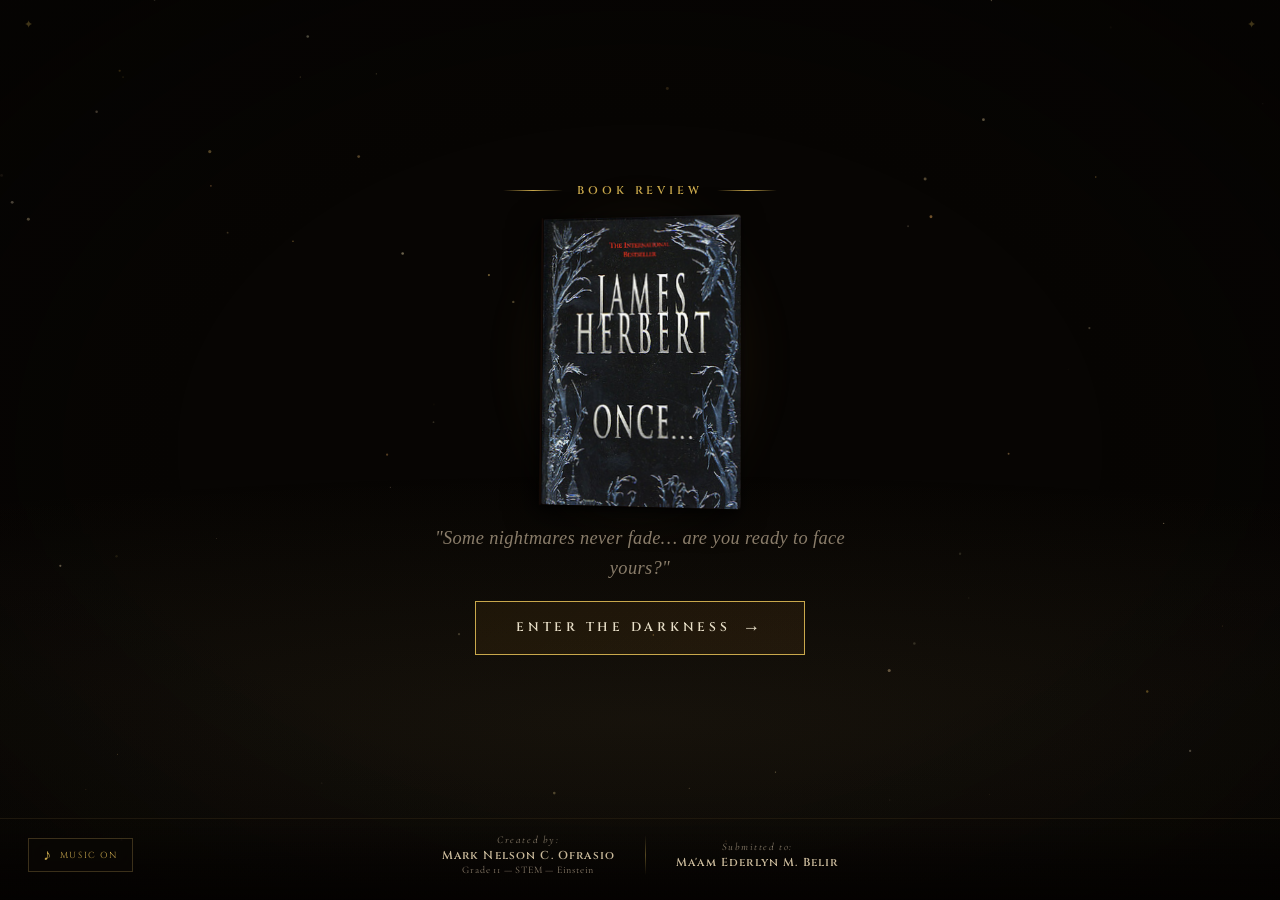
<file: BookReviewWebsite/index.html>
<!DOCTYPE html>
<html lang="en">
<head>
  <meta charset="UTF-8" />
  <meta name="viewport" content="width=device-width, initial-scale=1.0" />
  <title>Book Review — ONCE</title>
  <link href="https://fonts.googleapis.com/css2?family=Cormorant+Garamond:ital,wght@0,300;0,400;0,600;1,300;1,400&family=Cinzel:wght@400;600;900&family=IM+Fell+English:ital@0;1&display=swap" rel="stylesheet" />
  <link rel="stylesheet" href="style.css" />
</head>
<body>

  <!-- Background Music -->
  <audio id="bgMusic" loop>
    <source src="audio/DarkWalk.mp3" type="audio/mpeg" />
  </audio>

  <!-- Music Toggle Button -->
  <button class="music-btn" id="musicBtn" aria-label="Toggle music">
    <span class="music-icon" id="musicIcon">♪</span>
    <span class="music-label" id="musicLabel">MUSIC ON</span>
  </button>

  <!-- Particle Canvas -->
  <canvas id="particles"></canvas>

  <!-- Fog overlay layers -->
  <div class="fog fog-1"></div>
  <div class="fog fog-2"></div>

  <!-- Vignette -->
  <div class="vignette"></div>

  <!-- Landing Page -->
  <main class="landing">

    <!-- Top Label -->
    <div class="top-label" data-aos="fade-down">
      <span class="label-line"></span>
      <p>BOOK REVIEW</p>
      <span class="label-line"></span>
    </div>

    <!-- Book Cover + Glow -->
    <div class="cover-wrapper" data-aos="zoom-in">
      <div class="cover-glow"></div>
      <div class="book-cover">
        <div class="cover-inner">
          <img src="images/once....jpg" alt="Once by James Herbert — Book Cover" class="cover-img" />
          <!-- Book spine -->
          <div class="book-spine"></div>
        </div>
      </div>
    </div>

    <!-- Tagline -->
    <p class="tagline" data-aos="fade-up" data-aos-delay="100">
      <em>"Some nightmares never fade… are you ready to face yours?"</em>
    </p>

    <!-- CTA Button -->
    <div class="cta-wrapper" data-aos="fade-up" data-aos-delay="200">
      <button class="start-btn" onclick="openBook()">
        <span class="btn-bg"></span>
        <span class="btn-text">Enter the Darkness
</span>
        <span class="btn-icon">&#8594;</span>
      </button>
    </div>

  </main>

  <!-- Footer -->
  <footer class="landing-footer" data-aos="fade-up" data-aos-delay="300">
    <div class="footer-inner">
      <div class="footer-col">
        <p class="footer-label">Created by:</p>
        <p class="footer-name">Mark Nelson C. Ofrasio</p>
        <p class="footer-detail">Grade 11 — STEM — Einstein</p>
      </div>
      <div class="footer-divider-v"></div>
      <div class="footer-col">
        <p class="footer-label">Submitted to:</p>
        <p class="footer-name">Ma'am Ederlyn M. Belir</p>
      </div>
    </div>
    <div class="footer-ornament"></div>
  </footer>

  <!-- Page Turn Overlay -->
  <div class="page-turn" id="pageTurn">
    <div class="turn-left"></div>
    <div class="turn-right"></div>
  </div>

  <script src="script.js"></script>
</body>
</html>
</file>
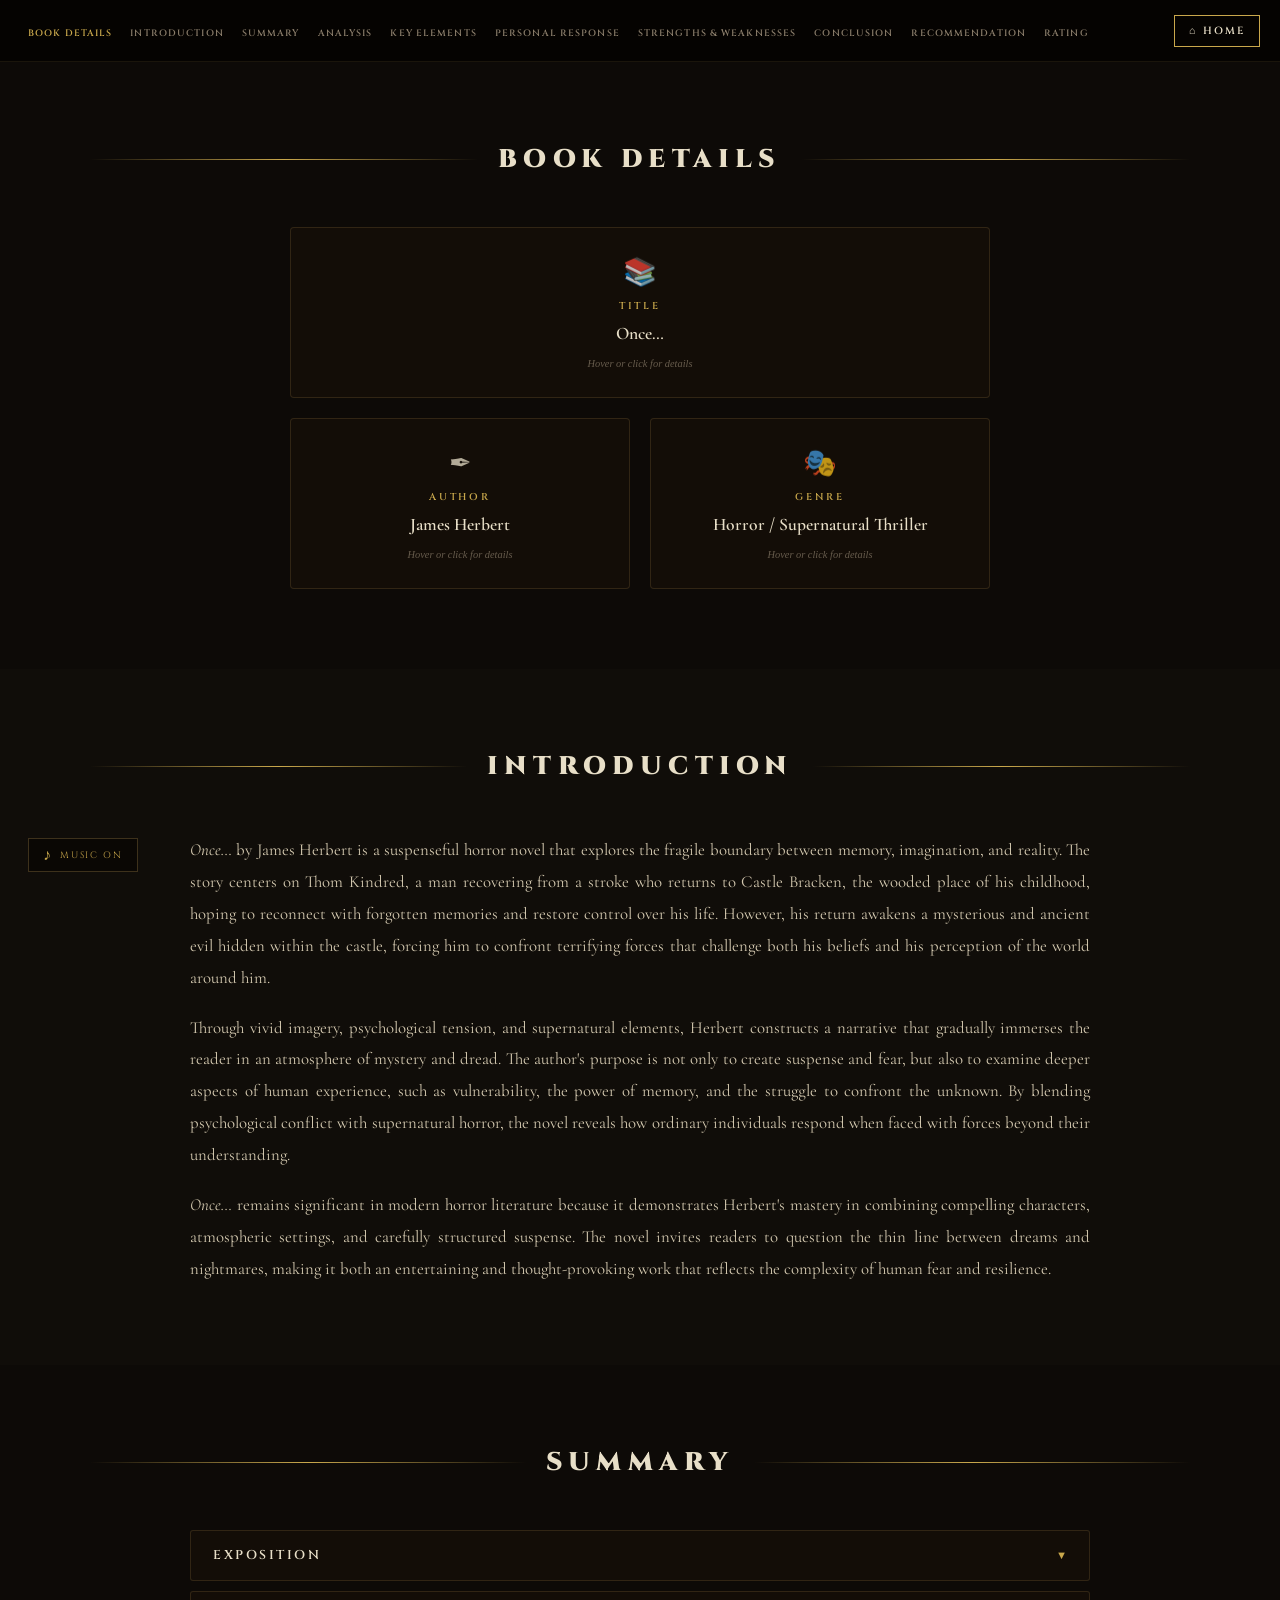
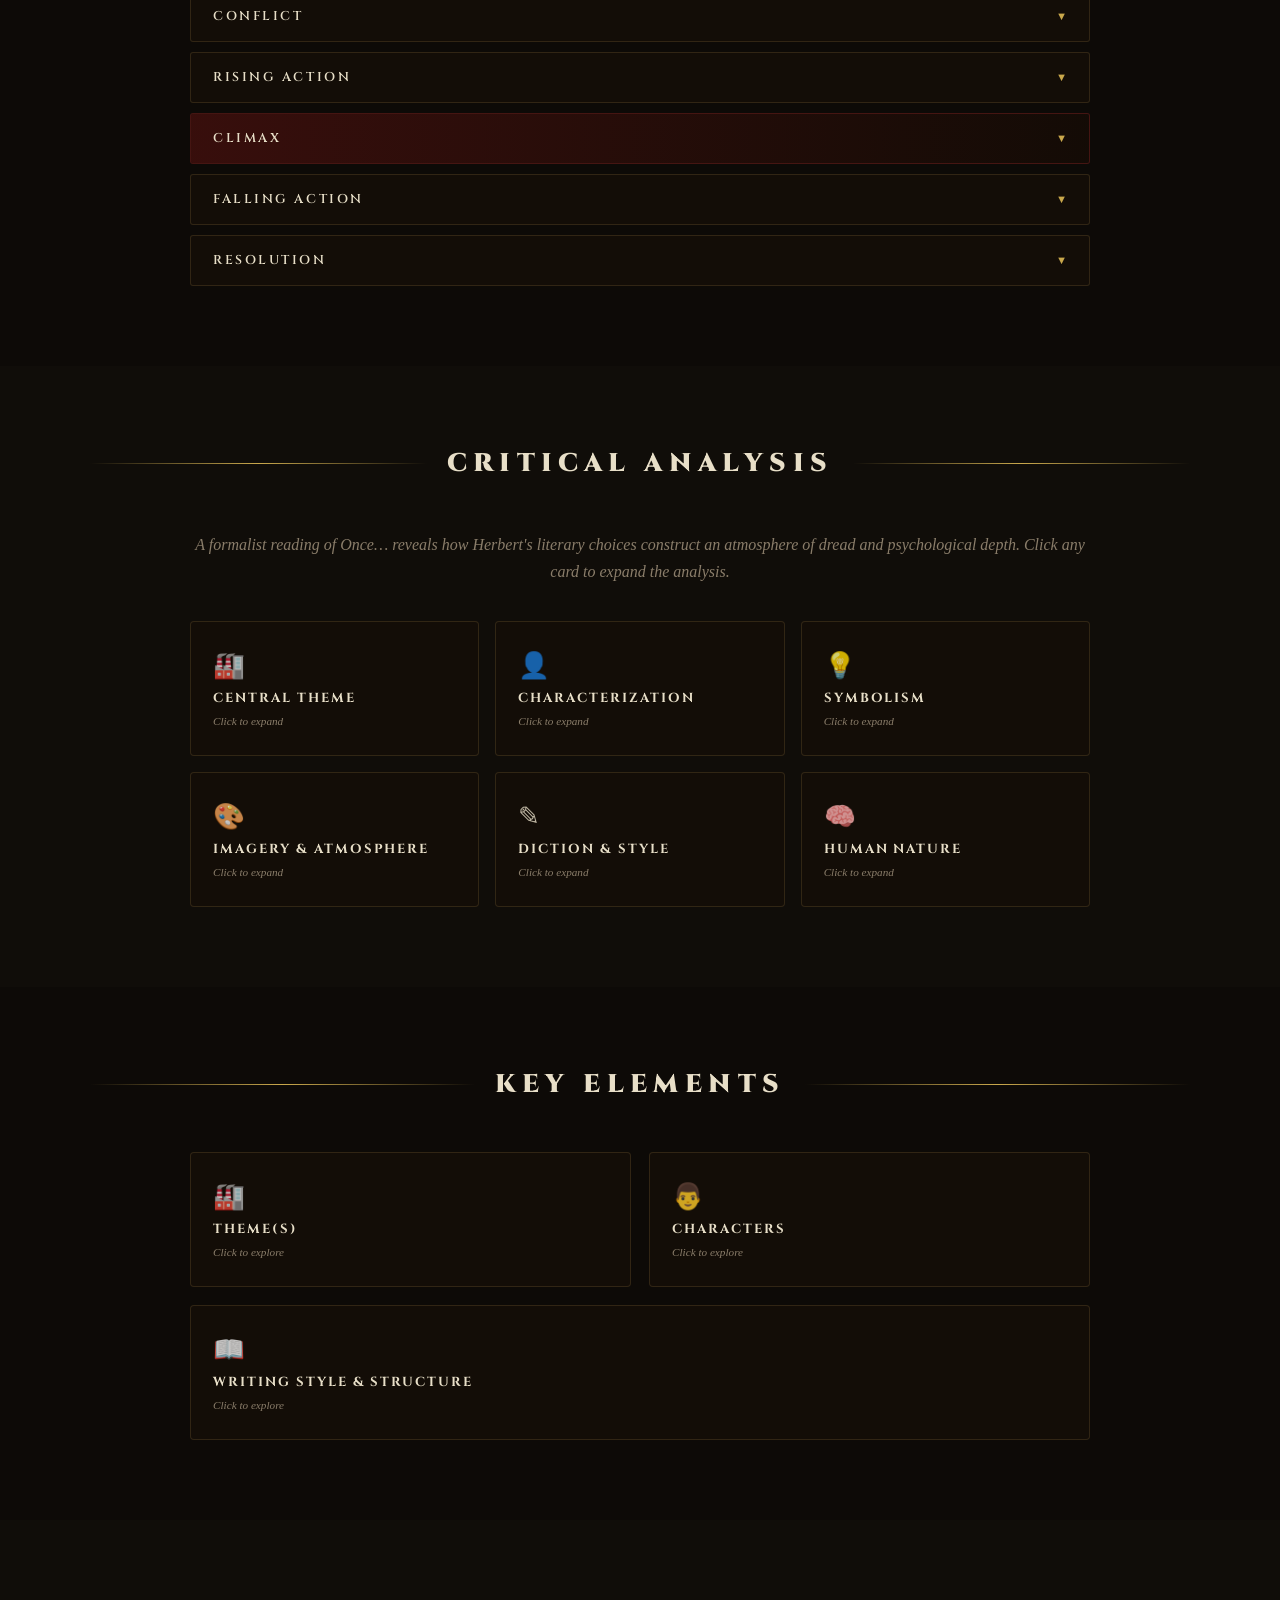
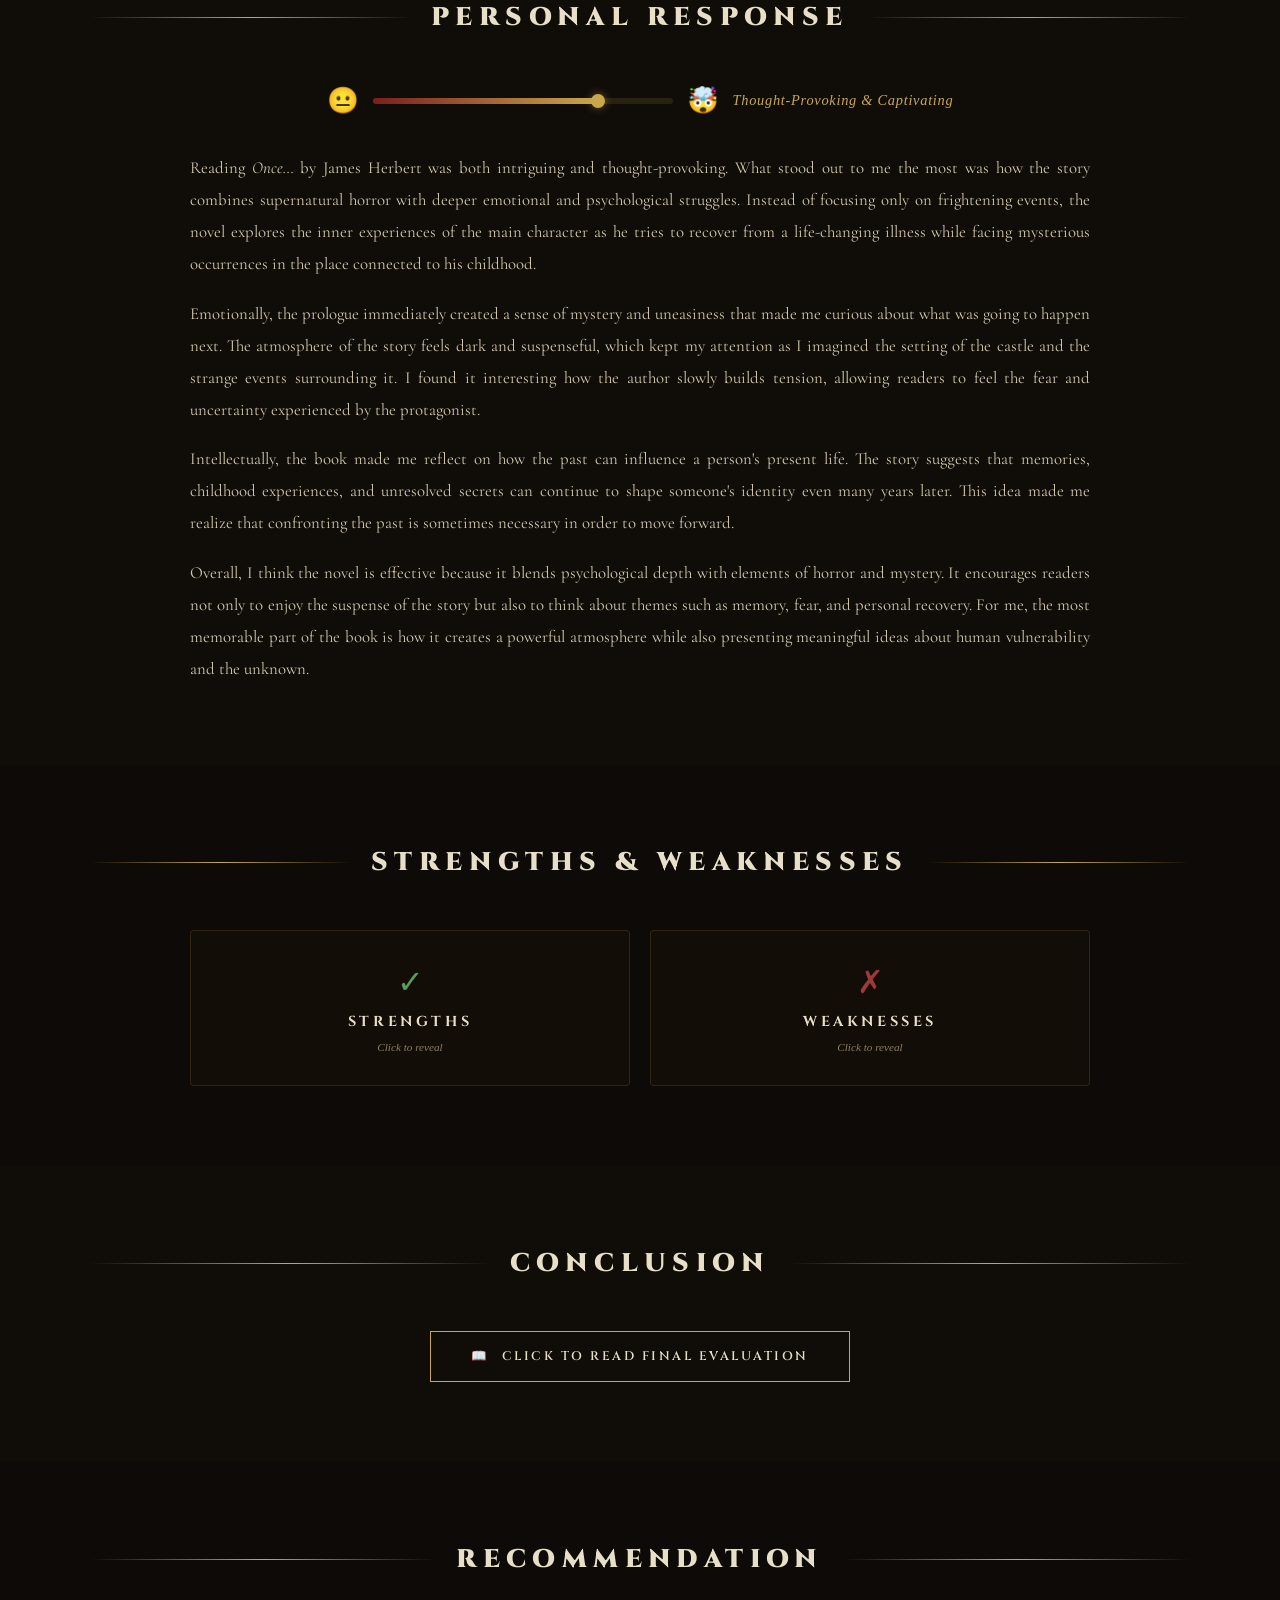
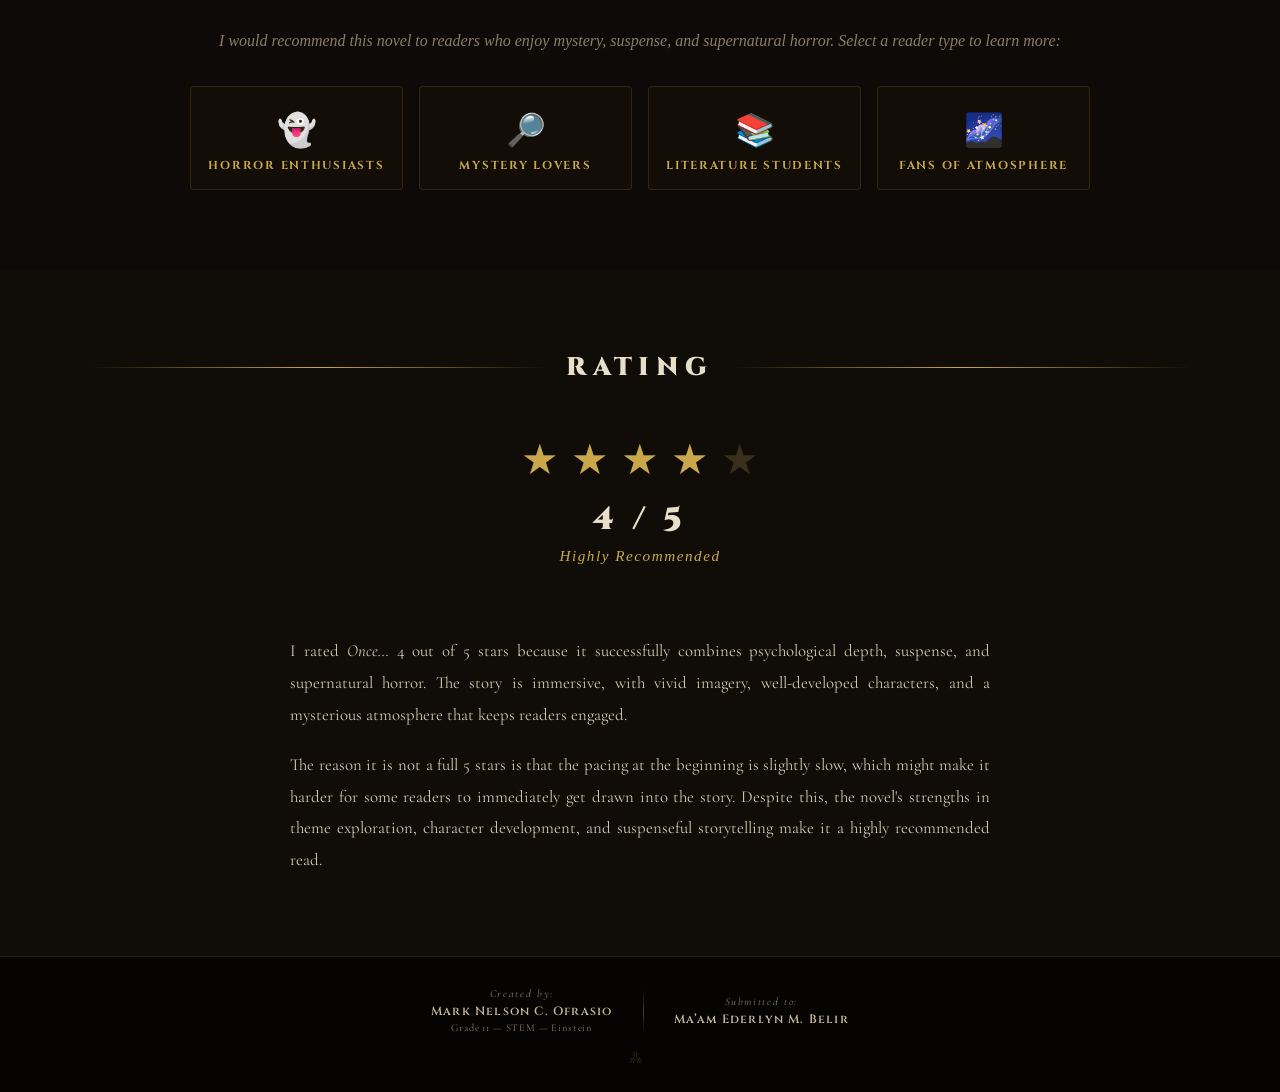
<file: BookReviewWebsite/main.html>
<!DOCTYPE html>
<html lang="en">
<head>
  <meta charset="UTF-8" />
  <meta name="viewport" content="width=device-width, initial-scale=1.0" />
  <title>Once — Book Review</title>
  <link href="https://fonts.googleapis.com/css2?family=Cormorant+Garamond:ital,wght@0,300;0,400;0,600;1,300;1,400&family=Cinzel:wght@400;600;900&family=IM+Fell+English:ital@0;1&display=swap" rel="stylesheet" />
  <link rel="stylesheet" href="main.css" />
</head>
<body>

  <audio id="bgMusic" loop><source src="audio/DarkWalk.mp3" type="audio/mpeg" /></audio>
  <audio id="audioTitle"><source src="audio/Title.mp3" type="audio/mpeg" /></audio>
  <audio id="audioAuthor"><source src="audio/Author.mp3" type="audio/mpeg" /></audio>
  <audio id="audioGenre"><source src="audio/Genre.mp3" type="audio/mpeg" /></audio>

  <button class="music-btn" id="musicBtn" aria-label="Toggle background music">
    <span class="music-icon" id="musicIcon">&#9834;</span>
    <span class="music-label" id="musicLabel">MUSIC ON</span>
  </button>

  <canvas id="particles"></canvas>
  <div class="vignette"></div>

  <nav class="navbar" id="navbar">
    <div class="nav-inner">
      <button class="hamburger" id="hamburger" aria-label="Menu">
        <span></span><span></span><span></span>
      </button>
      <ul class="nav-links" id="navLinks">
        <li><a href="#book-details"   class="nav-link">Book Details</a></li>
        <li><a href="#introduction"   class="nav-link">Introduction</a></li>
        <li><a href="#summary"        class="nav-link">Summary</a></li>
        <li><a href="#analysis"       class="nav-link">Analysis</a></li>
        <li><a href="#key-elements"   class="nav-link">Key Elements</a></li>
        <li><a href="#personal"       class="nav-link">Personal Response</a></li>
        <li><a href="#strengths"      class="nav-link">Strengths &amp; Weaknesses</a></li>
        <li><a href="#conclusion"     class="nav-link">Conclusion</a></li>
        <li><a href="#recommendation" class="nav-link">Recommendation</a></li>
        <li><a href="#rating"         class="nav-link">Rating</a></li>
      </ul>
      <a href="index.html" class="nav-home">&#8962; HOME</a>
    </div>
  </nav>

  <div class="progress-bar" id="progressBar"></div>

  <main class="main-content">

    <!-- BOOK DETAILS -->
    <section class="section" id="book-details">
      <div class="section-header">
        <span class="section-line"></span><h2 class="section-title">Book Details</h2><span class="section-line"></span>
      </div>
      <div class="details-grid">
        <div class="panel panel-title" tabindex="0">
          <div class="panel-front">
            <span class="panel-icon">&#128218;</span>
            <span class="panel-label">TITLE</span>
            <span class="panel-value">Once&hellip;</span>
            <span class="panel-hint">Hover or click for details</span>
          </div>
          <div class="panel-hover">
            <p class="hover-heading">Once&hellip;</p>
            <p class="hover-sub">A Suspenseful Horror Novel</p>
            <p class="hover-body">Click to read the full description.</p>
          </div>
        </div>
        <div class="panel panel-author" tabindex="0">
          <div class="panel-front">
            <span class="panel-icon">&#10002;</span>
            <span class="panel-label">AUTHOR</span>
            <span class="panel-value">James Herbert</span>
            <span class="panel-hint">Hover or click for details</span>
          </div>
          <div class="panel-hover">
            <p class="hover-heading">James Herbert</p>
            <p class="hover-sub">1943 &ndash; 2013 &nbsp;&middot;&nbsp; British Horror Writer</p>
            <p class="hover-body">Click to read the full biography.</p>
          </div>
        </div>
        <div class="panel panel-genre" tabindex="0">
          <div class="panel-front">
            <span class="panel-icon">&#127917;</span>
            <span class="panel-label">GENRE</span>
            <span class="panel-value">Horror / Supernatural Thriller</span>
            <span class="panel-hint">Hover or click for details</span>
          </div>
          <div class="panel-hover">
            <p class="hover-heading">Horror / Supernatural Thriller</p>
            <p class="hover-sub">Dark &amp; Psychological</p>
            <p class="hover-body">Click to read the full genre overview.</p>
          </div>
        </div>
      </div>
      <div class="panel-modal" id="panelModal">
        <div class="modal-backdrop" id="modalBackdrop"></div>
        <div class="modal-box" id="modalBox">
          <button class="modal-close" id="modalClose">&#x2715;</button>
          <button class="modal-audio-btn" id="modalAudioBtn">
            <span id="modalAudioIcon">&#128266;</span>
            <span id="modalAudioLabel">NARRATION ON</span>
          </button>
          <div class="modal-icon" id="modalIcon"></div>
          <h3 class="modal-title" id="modalTitle"></h3>
          <p class="modal-sub" id="modalSub"></p>
          <div class="modal-content" id="modalContent"></div>
        </div>
      </div>
    </section>

    <!-- INTRODUCTION -->
    <section class="section section-alt" id="introduction">
      <div class="section-header">
        <span class="section-line"></span><h2 class="section-title">Introduction</h2><span class="section-line"></span>
      </div>
      <div class="section-body prose">
        <p><em>Once&hellip;</em> by James Herbert is a suspenseful horror novel that explores the fragile boundary between memory, imagination, and reality. The story centers on Thom Kindred, a man recovering from a stroke who returns to Castle Bracken, the wooded place of his childhood, hoping to reconnect with forgotten memories and restore control over his life. However, his return awakens a mysterious and ancient evil hidden within the castle, forcing him to confront terrifying forces that challenge both his beliefs and his perception of the world around him.</p>
        <p>Through vivid imagery, psychological tension, and supernatural elements, Herbert constructs a narrative that gradually immerses the reader in an atmosphere of mystery and dread. The author's purpose is not only to create suspense and fear, but also to examine deeper aspects of human experience, such as vulnerability, the power of memory, and the struggle to confront the unknown. By blending psychological conflict with supernatural horror, the novel reveals how ordinary individuals respond when faced with forces beyond their understanding.</p>
        <p><em>Once&hellip;</em> remains significant in modern horror literature because it demonstrates Herbert's mastery in combining compelling characters, atmospheric settings, and carefully structured suspense. The novel invites readers to question the thin line between dreams and nightmares, making it both an entertaining and thought-provoking work that reflects the complexity of human fear and resilience.</p>
      </div>
    </section>

    <!-- SUMMARY -->
    <section class="section" id="summary">
      <div class="section-header">
        <span class="section-line"></span><h2 class="section-title">Summary</h2><span class="section-line"></span>
      </div>
      <div class="section-body">
        <div class="accordion-list">
          <div class="accordion-item">
            <button class="accordion-btn"><span class="acc-label">Exposition</span><span class="acc-icon">&#9660;</span></button>
            <div class="accordion-body"><p>The novel <em>Once&hellip;</em> introduces Thom Kindred, a man recovering from a stroke that has left him partially incapacitated and struggling to regain control of his life. Hoping to recover both physically and emotionally, Thom returns to Castle Bracken, the wooded estate where he spent much of his childhood. Surrounded by familiar landscapes and memories, he intends to reconnect with his past and find peace in a place that once brought him comfort. However, the atmosphere of the castle and its surrounding woods hints at hidden mysteries and unresolved secrets that lie beneath its calm exterior.</p></div>
          </div>
          <div class="accordion-item">
            <button class="accordion-btn"><span class="acc-label">Conflict</span><span class="acc-icon">&#9660;</span></button>
            <div class="accordion-body"><p>As Thom settles into Castle Bracken, he begins to experience unsettling events that suggest his return has disturbed something long hidden within the estate. Strange occurrences, haunting dreams, and mysterious encounters gradually reveal that an ancient and malevolent presence may exist within the castle. The central conflict emerges as Thom struggles to understand whether these experiences are merely the result of his fragile condition or the manifestation of a supernatural force connected to the castle's past.</p></div>
          </div>
          <div class="accordion-item">
            <button class="accordion-btn"><span class="acc-label">Rising Action</span><span class="acc-icon">&#9660;</span></button>
            <div class="accordion-body"><p>The tension intensifies as Thom begins to investigate the strange happenings surrounding Castle Bracken. Memories from his childhood slowly resurface, and fragments of the past begin to reveal disturbing truths about the place he once believed to be safe. As the mysterious presence becomes more active, Thom is forced to confront increasingly frightening situations that challenge both his physical strength and his sense of reality. The boundary between dreams and waking life becomes unclear, deepening the suspense and uncertainty surrounding the true nature of the evil within the castle.</p></div>
          </div>
          <div class="accordion-item climax">
            <button class="accordion-btn"><span class="acc-label">Climax</span><span class="acc-icon">&#9660;</span></button>
            <div class="accordion-body"><p>At the height of the story's tension, Thom faces the terrifying reality that the forces surrounding Castle Bracken are far more dangerous than he initially believed. As the mysterious presence reveals its full influence, Thom must confront his fears and decide whether he will escape the growing darkness or face the unknown power that threatens his survival.</p></div>
          </div>
          <div class="accordion-item">
            <button class="accordion-btn"><span class="acc-label">Falling Action</span><span class="acc-icon">&#9660;</span></button>
            <div class="accordion-body"><p>Following the intense confrontation with the mysterious force, the events that unfold begin to reveal the deeper connections between Thom's past, the castle, and the evil that has awakened. The consequences of his discoveries begin to reshape his understanding of the place he once called home.</p></div>
          </div>
          <div class="accordion-item">
            <button class="accordion-btn"><span class="acc-label">Resolution</span><span class="acc-icon">&#9660;</span></button>
            <div class="accordion-body"><p>The story moves toward a conclusion as the conflict between Thom and the hidden evil of Castle Bracken reaches its final stage. The novel ultimately explores how Thom confronts the forces that have haunted the castle and how his journey changes his understanding of fear, memory, and reality.</p></div>
          </div>
        </div>
      </div>
    </section>

    <!-- CRITICAL ANALYSIS -->
    <section class="section section-alt" id="analysis">
      <div class="section-header">
        <span class="section-line"></span><h2 class="section-title">Critical Analysis</h2><span class="section-line"></span>
      </div>
      <div class="section-body">
        <p class="section-intro">A formalist reading of <em>Once&hellip;</em> reveals how Herbert's literary choices construct an atmosphere of dread and psychological depth. Click any card to expand the analysis.</p>
        <div class="analysis-grid">
          <div class="analysis-card" tabindex="0">
            <div class="acard-front"><span class="acard-icon">&#127981;</span><h3 class="acard-title">Central Theme</h3><p class="acard-hint">Click to expand</p></div>
            <div class="acard-body">
              <p>One of the central themes is the confrontation between human vulnerability and unknown forces. Through Thom Kindred, the novel explores how individuals cope with fear when their perception of reality is challenged. Thom's physical condition after suffering a stroke symbolizes the fragility of human life and how easily a person's sense of control can be disrupted.</p>
              <p>The novel also explores the theme of memory and the power of the past. Thom's return to Castle Bracken forces him to confront memories that reveal the past is never completely gone and can contain hidden truths that resurface unexpectedly.</p>
            </div>
          </div>
          <div class="analysis-card" tabindex="0">
            <div class="acard-front"><span class="acard-icon">&#128100;</span><h3 class="acard-title">Characterization</h3><p class="acard-hint">Click to expand</p></div>
            <div class="acard-body">
              <p>Through Thom Kindred, the novel presents a deeply human struggle. Thom is not a typical heroic figure; he is physically weakened and emotionally vulnerable. This characterization makes his confrontation with mysterious forces more meaningful, reflecting the human desire to reclaim control despite limitations and fear.</p>
              <p>The presence of an ancient evil represents deeper conflicts between human courage and overwhelming darkness, forcing Thom to question what is real and what may exist beyond logical explanation.</p>
            </div>
          </div>
          <div class="analysis-card" tabindex="0">
            <div class="acard-front"><span class="acard-icon">&#128161;</span><h3 class="acard-title">Symbolism</h3><p class="acard-hint">Click to expand</p></div>
            <div class="acard-body">
              <p><strong>Castle Bracken</strong> symbolizes the hidden layers of the past and the mysteries buried within memory. What initially appears as a place of comfort gradually reveals itself as a setting filled with secrets and danger.</p>
              <p><strong>Thom's recurring dreams</strong> represent the blurred boundary between the subconscious mind and reality, suggesting that suppressed memories can return in powerful and unexpected ways.</p>
            </div>
          </div>
          <div class="analysis-card" tabindex="0">
            <div class="acard-front"><span class="acard-icon">&#127912;</span><h3 class="acard-title">Imagery &amp; Atmosphere</h3><p class="acard-hint">Click to expand</p></div>
            <div class="acard-body">
              <p>Herbert's vivid imagery plays a crucial role in establishing the novel's suspenseful atmosphere. Descriptions of wooded surroundings and the isolated castle create mystery and unease that prepare the reader for supernatural events.</p>
              <p>The contrast between peaceful natural scenery and the dark forces hidden within the castle intensifies suspense, reinforcing that danger often exists beneath seemingly ordinary surroundings.</p>
            </div>
          </div>
          <div class="analysis-card" tabindex="0">
            <div class="acard-front"><span class="acard-icon">&#9998;</span><h3 class="acard-title">Diction &amp; Style</h3><p class="acard-hint">Click to expand</p></div>
            <div class="acard-body">
              <p>Herbert carefully chooses descriptive and emotionally charged language to create tension and uncertainty. Words associated with darkness, silence, and mystery are frequently used to emphasize the unsettling nature of Thom's experiences.</p>
              <p>The narrative structure gradually reveals information rather than immediately explaining events, presenting fragments of clues that encourage readers to question what is real and what may be supernatural.</p>
            </div>
          </div>
          <div class="analysis-card" tabindex="0">
            <div class="acard-front"><span class="acard-icon">&#129504;</span><h3 class="acard-title">Human Nature</h3><p class="acard-hint">Click to expand</p></div>
            <div class="acard-body">
              <p>Through Thom's experiences, the novel offers insight into how people respond when confronted with fear and uncertainty. The story suggests that courage does not come from physical strength but from the willingness to face one's fears.</p>
              <p>The narrative implies that the greatest struggle is often internal: the battle between fear and determination. The novel agrees with the perspective that confronting one's fears is essential in overcoming both internal and external struggles.</p>
            </div>
          </div>
        </div>
      </div>
    </section>

    <!-- KEY ELEMENTS -->
    <section class="section" id="key-elements">
      <div class="section-header">
        <span class="section-line"></span><h2 class="section-title">Key Elements</h2><span class="section-line"></span>
      </div>
      <div class="section-body">
        <div class="key-grid">
          <div class="key-card" tabindex="0">
            <div class="key-front"><span class="key-icon">&#127981;</span><h3 class="key-title">Theme(s)</h3><p class="key-hint">Click to explore</p></div>
            <div class="key-body">
              <p><strong>Memory and the past</strong> &mdash; The protagonist's return to his childhood home forces him to confront memories that reveal the past is never completely gone and continues to shape identity and choices.</p>
              <p><strong>Fear of the unknown</strong> &mdash; The mysterious atmosphere and strange events show how people react when they face something they cannot fully understand.</p>
              <p><strong>Human vulnerability and recovery</strong> &mdash; Because the main character is recovering from a serious illness, the novel explores how physical weakness and emotional struggles shape a person's journey toward strength and understanding.</p>
            </div>
          </div>
          <div class="key-card" tabindex="0">
            <div class="key-front"><span class="key-icon">&#128104;</span><h3 class="key-title">Characters</h3><p class="key-hint">Click to explore</p></div>
            <div class="key-body">
              <p><strong>Thom Kindred</strong> &mdash; The protagonist. A man recovering from a stroke who returns to Castle Bracken to rebuild his life. His physical and emotional struggles make him a complex and relatable character whose journey reflects the theme of vulnerability and personal recovery.</p>
              <div class="key-tooltip-box">
                <span class="key-tooltip-icon">&#128065;</span>
                <p><em>"Other figures in the story appear in memories and visions, revealing pieces of the castle's mysterious past."</em></p>
              </div>
            </div>
          </div>
          <div class="key-card key-card-wide" tabindex="0">
            <div class="key-front"><span class="key-icon">&#128214;</span><h3 class="key-title">Writing Style &amp; Structure</h3><p class="key-hint">Click to explore</p></div>
            <div class="key-body">
              <p><strong>Tone</strong> &mdash; Dark, mysterious, and atmospheric. A persistent sense of unease intensifies as the story progresses.</p>
              <p><strong>Structure</strong> &mdash; The novel builds suspense gradually. Instead of immediately revealing the source of the mystery, strange events and unsettling clues are introduced over time, keeping readers curious and engaged.</p>
              <p><strong>Narrative Style</strong> &mdash; A character-focused narrative allows readers to understand Thom's thoughts and fears as events unfold, making the story feel personal and increasing the emotional impact of suspenseful moments.</p>
            </div>
          </div>
        </div>
      </div>
    </section>

    <!-- PERSONAL RESPONSE -->
    <section class="section section-alt" id="personal">
      <div class="section-header">
        <span class="section-line"></span><h2 class="section-title">Personal Response</h2><span class="section-line"></span>
      </div>
      <div class="section-body">
        <div class="emotion-bar">
          <span class="emotion-label">&#128528;</span>
          <div class="emotion-track">
            <div class="emotion-fill" id="emotionFill"></div>
            <div class="emotion-marker" id="emotionMarker"></div>
          </div>
          <span class="emotion-label">&#129327;</span>
          <span class="emotion-tag" id="emotionTag">Thought-Provoking &amp; Captivating</span>
        </div>
        <div class="prose">
          <p>Reading <em>Once&hellip;</em> by James Herbert was both intriguing and thought-provoking. What stood out to me the most was how the story combines supernatural horror with deeper emotional and psychological struggles. Instead of focusing only on frightening events, the novel explores the inner experiences of the main character as he tries to recover from a life-changing illness while facing mysterious occurrences in the place connected to his childhood.</p>
          <p>Emotionally, the prologue immediately created a sense of mystery and uneasiness that made me curious about what was going to happen next. The atmosphere of the story feels dark and suspenseful, which kept my attention as I imagined the setting of the castle and the strange events surrounding it. I found it interesting how the author slowly builds tension, allowing readers to feel the fear and uncertainty experienced by the protagonist.</p>
          <p>Intellectually, the book made me reflect on how the past can influence a person's present life. The story suggests that memories, childhood experiences, and unresolved secrets can continue to shape someone's identity even many years later. This idea made me realize that confronting the past is sometimes necessary in order to move forward.</p>
          <p>Overall, I think the novel is effective because it blends psychological depth with elements of horror and mystery. It encourages readers not only to enjoy the suspense of the story but also to think about themes such as memory, fear, and personal recovery. For me, the most memorable part of the book is how it creates a powerful atmosphere while also presenting meaningful ideas about human vulnerability and the unknown.</p>
        </div>
      </div>
    </section>

    <!-- STRENGTHS & WEAKNESSES -->
    <section class="section" id="strengths">
      <div class="section-header">
        <span class="section-line"></span><h2 class="section-title">Strengths &amp; Weaknesses</h2><span class="section-line"></span>
      </div>
      <div class="section-body">
        <div class="sw-grid">
          <div class="sw-card sw-strength" tabindex="0">
            <div class="sw-front"><span class="sw-icon">&#10003;</span><h3 class="sw-title">STRENGTHS</h3><p class="sw-hint">Click to reveal</p></div>
            <div class="sw-body">
              <div class="sw-item"><span class="sw-bullet">&#10022;</span><div><strong>Powerful Atmosphere</strong><p>Herbert effectively creates a dark and mysterious environment through detailed descriptions of Castle Bracken and its surroundings. These vivid settings allow readers to imagine the eerie atmosphere and feel the tension building throughout the story.</p></div></div>
              <div class="sw-item"><span class="sw-bullet">&#10022;</span><div><strong>Psychological Depth</strong><p>Thom Kindred's struggles with recovery and his emotional vulnerability make him a realistic and relatable character. His personal challenges add depth to the narrative, making the horror elements feel more meaningful.</p></div></div>
              <div class="sw-item"><span class="sw-bullet">&#10022;</span><div><strong>Gradual Mystery Development</strong><p>Instead of revealing everything immediately, the author slowly introduces clues and unsettling events. This technique keeps readers curious and encourages them to continue reading in order to discover the truth.</p></div></div>
            </div>
          </div>
          <div class="sw-card sw-weakness" tabindex="0">
            <div class="sw-front"><span class="sw-icon">&#10007;</span><h3 class="sw-title">WEAKNESSES</h3><p class="sw-hint">Click to reveal</p></div>
            <div class="sw-body">
              <div class="sw-item"><span class="sw-bullet">&#8226;</span><div><strong>Slow Early Pacing</strong><p>Because the author spends time developing the setting and the protagonist's background, some readers may find the beginning less exciting compared to the later, more intense parts of the novel.</p></div></div>
              <div class="sw-item"><span class="sw-bullet">&#8226;</span><div><strong>Complex Mystery Elements</strong><p>Some elements of the mystery may feel complex or unclear at first. The gradual unfolding of supernatural events can sometimes leave readers confused before the story provides clearer explanations.</p></div></div>
              <div class="sw-item sw-note"><span class="sw-bullet">&#9432;</span><div><em>These weaknesses are relatively minor and do not significantly reduce the overall impact. The strong atmosphere, psychological tension, and engaging mystery still make the story a compelling reading experience.</em></div></div>
            </div>
          </div>
        </div>
      </div>
    </section>

    <!-- CONCLUSION -->
    <section class="section section-alt" id="conclusion">
      <div class="section-header">
        <span class="section-line"></span><h2 class="section-title">Conclusion</h2><span class="section-line"></span>
      </div>
      <div class="section-body">
        <div class="conclusion-reveal" id="conclusionReveal">
          <button class="reveal-btn" id="revealBtn">
            <span class="reveal-icon">&#128214;</span> Click to Read Final Evaluation
          </button>
        </div>
        <div class="prose conclusion-text" id="conclusionText">
          <p>Overall, <em>Once&hellip;</em> by James Herbert is a compelling novel that effectively blends supernatural horror with psychological depth. Through the story of Thom Kindred and his return to Castle Bracken, the author explores themes such as memory, fear of the unknown, and the lasting influence of the past on a person's life.</p>
          <p>One of the most notable aspects of the novel is its ability to create a dark and suspenseful atmosphere while also developing meaningful character struggles. The mysterious events surrounding the castle gradually build tension, keeping readers engaged as the story unfolds. At the same time, the protagonist's personal journey adds emotional depth to the narrative, making the story not only frightening but also reflective.</p>
          <p>Although the pacing at the beginning may feel slow for some readers, this gradual development helps establish the setting and characters, which ultimately strengthens the overall impact of the story. Because of its combination of suspense, psychological themes, and vivid storytelling, the novel remains an engaging and thought-provoking work of horror fiction.</p>
        </div>
      </div>
    </section>

    <!-- RECOMMENDATION -->
    <section class="section" id="recommendation">
      <div class="section-header">
        <span class="section-line"></span><h2 class="section-title">Recommendation</h2><span class="section-line"></span>
      </div>
      <div class="section-body">
        <p class="rec-intro">I would recommend this novel to readers who enjoy mystery, suspense, and supernatural horror. Select a reader type to learn more:</p>
        <div class="rec-grid">
          <div class="rec-card" tabindex="0">
            <span class="rec-icon">&#128123;</span>
            <h4 class="rec-title">Horror Enthusiasts</h4>
            <div class="rec-body"><p>Readers who enjoy dark and suspenseful narratives will find <em>Once&hellip;</em> immersive and satisfying. The novel builds dread gradually and delivers a deeply atmospheric horror experience rooted in both the supernatural and the psychological.</p></div>
          </div>
          <div class="rec-card" tabindex="0">
            <span class="rec-icon">&#128270;</span>
            <h4 class="rec-title">Mystery Lovers</h4>
            <div class="rec-body"><p>The story's slow revelation of secrets and its layered mystery make it ideal for readers who enjoy piecing together clues. The castle's hidden past and Thom's fragmented memories create a puzzle that unfolds throughout the narrative.</p></div>
          </div>
          <div class="rec-card" tabindex="0">
            <span class="rec-icon">&#128218;</span>
            <h4 class="rec-title">Literature Students</h4>
            <div class="rec-body"><p>Students studying literary elements such as theme, symbolism, and character development will find <em>Once&hellip;</em> rich with material for analysis. Its formalist elements &mdash; imagery, diction, and narrative structure &mdash; make it an excellent subject for critical study.</p></div>
          </div>
          <div class="rec-card" tabindex="0">
            <span class="rec-icon">&#127756;</span>
            <h4 class="rec-title">Fans of Atmosphere</h4>
            <div class="rec-body"><p>Readers who appreciate books where setting plays a central role will be drawn to Herbert's vivid and unsettling depiction of Castle Bracken. The atmospheric storytelling slowly builds tension and mystery throughout.</p></div>
          </div>
        </div>
      </div>
    </section>

    <!-- RATING -->
    <section class="section section-alt" id="rating">
      <div class="section-header">
        <span class="section-line"></span><h2 class="section-title">Rating</h2><span class="section-line"></span>
      </div>
      <div class="section-body">
        <div class="rating-display">
          <div class="stars-row" id="starsRow">
            <span class="star filled" data-tip="Vivid, immersive atmosphere">&#9733;</span>
            <span class="star filled" data-tip="Strong psychological depth">&#9733;</span>
            <span class="star filled" data-tip="Compelling character development">&#9733;</span>
            <span class="star filled" data-tip="Masterful build of suspense">&#9733;</span>
            <span class="star empty"  data-tip="Slightly slow beginning">&#9733;</span>
          </div>
          <p class="rating-score">4 / 5</p>
          <p class="rating-label">Highly Recommended</p>
          <div class="star-tooltip" id="starTooltip"></div>
        </div>
        <div class="prose rating-explanation">
          <p>I rated <em>Once&hellip;</em> 4 out of 5 stars because it successfully combines psychological depth, suspense, and supernatural horror. The story is immersive, with vivid imagery, well-developed characters, and a mysterious atmosphere that keeps readers engaged.</p>
          <p>The reason it is not a full 5 stars is that the pacing at the beginning is slightly slow, which might make it harder for some readers to immediately get drawn into the story. Despite this, the novel's strengths in theme exploration, character development, and suspenseful storytelling make it a highly recommended read.</p>
        </div>
      </div>
    </section>

  </main>

  <footer class="main-footer">
    <div class="footer-inner">
      <div class="footer-col">
        <p class="footer-label">Created by:</p>
        <p class="footer-name">Mark Nelson C. Ofrasio</p>
        <p class="footer-detail">Grade 11 &mdash; STEM &mdash; Einstein</p>
      </div>
      <div class="footer-divider-v"></div>
      <div class="footer-col">
        <p class="footer-label">Submitted to:</p>
        <p class="footer-name">Ma&rsquo;am Ederlyn M. Belir</p>
      </div>
    </div>
    <div class="footer-ornament">&#8258;</div>
  </footer>

  <button class="scroll-top" id="scrollTop" aria-label="Scroll to top" onclick="scrollToTop()">&#8593;</button>

  <script src="main.js"></script>
</body>
</html>
</file>
<file: BookReviewWebsite/style.css>
/* =============================================
   BOOK REVIEW — ONCE by James Herbert
   Style: Dark Gothic Literary
   ============================================= */

*, *::before, *::after {
  margin: 0;
  padding: 0;
  box-sizing: border-box;
}

:root {
  --ink: #0a0806;
  --parchment: #e8dfc8;
  --parchment-dark: #c9b99a;
  --gold: #c9a84c;
  --gold-light: #e8c96a;
  --crimson: #7a1e1e;
  --crimson-light: #a02828;
  --fog: rgba(180, 160, 120, 0.04);
  --text-body: #d4c9b0;
  --text-muted: #8a7d6a;
}

html, body {
  width: 100%;
  height: 100%;
  overflow: hidden;
}

body {
  background: #070503;
  font-family: 'Cormorant Garamond', Georgia, serif;
  color: var(--parchment);
  display: flex;
  flex-direction: column;
  align-items: center;
  justify-content: space-between;
  min-height: 100vh;
  position: relative;
}

/* ---- Canvas Particles ---- */
#particles {
  position: fixed;
  inset: 0;
  z-index: 0;
  pointer-events: none;
}

/* ---- Fog Layers ---- */
.fog {
  position: fixed;
  width: 200%;
  height: 100%;
  top: 0;
  left: -50%;
  z-index: 1;
  pointer-events: none;
  background: radial-gradient(ellipse 80% 40% at 50% 80%, rgba(180,155,100,0.06) 0%, transparent 70%);
}
.fog-1 { animation: fogDrift 18s ease-in-out infinite alternate; }
.fog-2 { animation: fogDrift 26s ease-in-out infinite alternate-reverse; opacity: 0.6; }

@keyframes fogDrift {
  0%   { transform: translateX(0) scaleY(1); }
  100% { transform: translateX(6%) scaleY(1.05); }
}

/* ---- Vignette ---- */
.vignette {
  position: fixed;
  inset: 0;
  z-index: 2;
  background: radial-gradient(ellipse 90% 90% at 50% 50%, transparent 40%, rgba(4,3,2,0.85) 100%);
  pointer-events: none;
}

/* ---- Main Landing ---- */
.landing {
  position: relative;
  z-index: 10;
  display: flex;
  flex-direction: column;
  align-items: center;
  justify-content: center;
  gap: 18px;
  flex: 1;
  padding: 30px 20px 10px;
  width: 100%;
}

/* ---- Top Label ---- */
.top-label {
  display: flex;
  align-items: center;
  gap: 14px;
  opacity: 0;
  animation: fadeSlideDown 0.9s ease forwards 0.2s;
}

.top-label p {
  font-family: 'Cinzel', serif;
  font-size: 0.7rem;
  font-weight: 600;
  letter-spacing: 0.35em;
  color: var(--gold);
  white-space: nowrap;
  text-transform: uppercase;
}

.label-line {
  display: block;
  width: 60px;
  height: 1px;
  background: linear-gradient(90deg, transparent, var(--gold), transparent);
}

/* ---- Book Cover ---- */
.cover-wrapper {
  position: relative;
  display: flex;
  align-items: center;
  justify-content: center;
  opacity: 0;
  animation: fadeZoomIn 1.4s cubic-bezier(0.16,1,0.3,1) forwards 0.5s;
}

.cover-glow {
  position: absolute;
  width: 260px;
  height: 340px;
  background: radial-gradient(ellipse, rgba(180,120,40,0.22) 0%, transparent 70%);
  filter: blur(20px);
  animation: glowPulse 4s ease-in-out infinite;
}

@keyframes glowPulse {
  0%, 100% { opacity: 0.6; transform: scale(1); }
  50% { opacity: 1; transform: scale(1.1); }
}

.book-cover {
  position: relative;
  width: 200px;
  height: 290px;
  perspective: 800px;
  cursor: default;
}

.cover-inner {
  width: 100%;
  height: 100%;
  position: relative;
  transform-style: preserve-3d;
  transform: rotateY(-8deg) rotateX(2deg);
  transition: transform 0.6s ease;
  animation: coverFloat 6s ease-in-out infinite 2s;
  box-shadow:
    -8px 8px 30px rgba(0,0,0,0.8),
    -2px 2px 8px rgba(0,0,0,0.6),
    inset -2px 0 6px rgba(0,0,0,0.4);
  border-radius: 2px 4px 4px 2px;
  background: #1a0d06;
}

.cover-inner:hover {
  transform: rotateY(-4deg) rotateX(1deg) translateY(-4px);
}

.cover-img {
  position: absolute;
  inset: 0;
  width: 100%;
  height: 100%;
  object-fit: cover;
  object-position: center top;
  border-radius: 2px 4px 4px 2px;
  display: block;
}

/* Book Spine */
.book-spine {
  position: absolute;
  left: -10px;
  top: 0;
  width: 10px;
  height: 100%;
  background: linear-gradient(90deg, #0a0603, #1a0d08, #0d0805);
  border-radius: 2px 0 0 2px;
  transform: rotateY(90deg);
  transform-origin: right center;
  box-shadow: inset -3px 0 6px rgba(0,0,0,0.5);
}

/* ---- Book Title Display ---- */
.book-info {
  text-align: center;
  opacity: 0;
  animation: fadeSlideUp 0.9s ease forwards 1s;
}

.book-title {
  font-family: 'Cinzel', serif;
  font-size: clamp(2rem, 6vw, 3.2rem);
  font-weight: 900;
  letter-spacing: 0.2em;
  color: var(--parchment);
  line-height: 1;
  text-shadow: 0 2px 30px rgba(200,160,70,0.25);
}

.ellipsis {
  color: var(--crimson-light);
  letter-spacing: 0.05em;
}

.author-line {
  display: flex;
  align-items: center;
  justify-content: center;
  gap: 10px;
  margin-top: 6px;
}

.by-text {
  font-family: 'IM Fell English', serif;
  font-style: italic;
  font-size: 0.95rem;
  color: var(--text-muted);
  letter-spacing: 0.05em;
}

.author-name {
  font-family: 'Cinzel', serif;
  font-size: 0.85rem;
  font-weight: 600;
  letter-spacing: 0.25em;
  color: var(--gold);
  text-transform: uppercase;
}

/* ---- Tagline ---- */
.tagline {
  font-family: 'IM Fell English', serif;
  font-size: clamp(0.95rem, 2.5vw, 1.15rem);
  color: var(--text-muted);
  text-align: center;
  max-width: 480px;
  line-height: 1.6;
  letter-spacing: 0.02em;
  opacity: 0;
  animation: fadeSlideUp 0.9s ease forwards 1.2s;
  padding: 0 20px;
}

/* ---- CTA Button ---- */
.cta-wrapper {
  opacity: 0;
  animation: fadeSlideUp 0.9s ease forwards 1.5s;
}

.start-btn {
  position: relative;
  display: inline-flex;
  align-items: center;
  gap: 12px;
  padding: 14px 40px;
  background: transparent;
  border: 1px solid var(--gold);
  color: var(--parchment);
  font-family: 'Cinzel', serif;
  font-size: 0.78rem;
  font-weight: 600;
  letter-spacing: 0.3em;
  text-transform: uppercase;
  cursor: pointer;
  overflow: hidden;
  transition: color 0.4s ease, border-color 0.4s ease, transform 0.2s ease;
}

.start-btn::before {
  content: '';
  position: absolute;
  inset: 0;
  background: linear-gradient(135deg, rgba(120,80,20,0.15), rgba(180,120,40,0.1));
}

.btn-bg {
  position: absolute;
  inset: 0;
  background: linear-gradient(90deg, var(--crimson), #8b1a1a);
  transform: translateX(-110%);
  transition: transform 0.5s cubic-bezier(0.16,1,0.3,1);
}

.start-btn:hover .btn-bg { transform: translateX(0); }
.start-btn:hover { border-color: var(--crimson-light); color: #fff; transform: translateY(-1px); }
.start-btn:active { transform: translateY(0px); }

.btn-text, .btn-icon { position: relative; z-index: 1; }

.btn-icon {
  font-size: 1.1rem;
  transition: transform 0.3s ease;
}
.start-btn:hover .btn-icon { transform: translateX(4px); }

/* ---- Corner Ornaments ---- */
.landing::before,
.landing::after {
  content: '✦';
  position: fixed;
  font-size: 0.7rem;
  color: var(--gold);
  opacity: 0.3;
}
.landing::before { top: 18px; left: 24px; }
.landing::after  { top: 18px; right: 24px; }

/* ---- Footer ---- */
.landing-footer {
  position: relative;
  z-index: 10;
  width: 100%;
  padding: 14px 20px 16px;
  border-top: 1px solid rgba(180,150,80,0.15);
  background: linear-gradient(0deg, rgba(4,2,1,0.9), transparent);
  opacity: 0;
  animation: fadeSlideUp 0.9s ease forwards 1.8s;
}

.footer-inner {
  display: flex;
  align-items: center;
  justify-content: center;
  gap: 30px;
  flex-wrap: wrap;
}

.footer-col {
  text-align: center;
}

.footer-label {
  font-family: 'Cormorant Garamond', serif;
  font-style: italic;
  font-size: 0.65rem;
  color: var(--text-muted);
  letter-spacing: 0.15em;
  margin-bottom: 2px;
}

.footer-name {
  font-family: 'Cinzel', serif;
  font-size: 0.72rem;
  font-weight: 600;
  color: var(--parchment-dark);
  letter-spacing: 0.1em;
}

.footer-detail {
  font-family: 'Cormorant Garamond', serif;
  font-size: 0.63rem;
  color: var(--text-muted);
  letter-spacing: 0.08em;
  margin-top: 1px;
}

.footer-divider-v {
  width: 1px;
  height: 40px;
  background: linear-gradient(180deg, transparent, var(--gold), transparent);
  opacity: 0.4;
}

.footer-ornament {
  text-align: center;
  margin-top: 8px;
  font-size: 0.9rem;
  color: var(--gold);
  opacity: 0.3;
  letter-spacing: 0.5em;
}

/* ---- Page Turn Animation ---- */
.page-turn {
  position: fixed;
  inset: 0;
  z-index: 100;
  display: none;
  pointer-events: none;
}

.page-turn.active { display: flex; }

.turn-left, .turn-right {
  flex: 1;
  background: #0d0904;
  transform-origin: center;
}

.turn-left {
  transform: translateX(-100%);
  animation: none;
}
.turn-right {
  transform: translateX(100%);
  animation: none;
}

.page-turn.active .turn-left {
  animation: slideInLeft 0.6s cubic-bezier(0.7,0,0.3,1) forwards;
}
.page-turn.active .turn-right {
  animation: slideInRight 0.6s cubic-bezier(0.7,0,0.3,1) forwards;
}

@keyframes slideInLeft {
  to { transform: translateX(0); }
}
@keyframes slideInRight {
  to { transform: translateX(0); }
}

/* ---- Keyframes ---- */
@keyframes fadeSlideDown {
  from { opacity: 0; transform: translateY(-16px); }
  to   { opacity: 1; transform: translateY(0); }
}

@keyframes fadeSlideUp {
  from { opacity: 0; transform: translateY(16px); }
  to   { opacity: 1; transform: translateY(0); }
}

@keyframes fadeZoomIn {
  0%   { opacity: 0; transform: scale(0.78) translateY(20px); filter: brightness(0.3); }
  60%  { opacity: 0.9; filter: brightness(1.1); }
  100% { opacity: 1; transform: scale(1) translateY(0); filter: brightness(1); }
}

@keyframes coverFloat {
  0%, 100% { transform: rotateY(-8deg) rotateX(2deg) translateY(0px); }
  50%       { transform: rotateY(-8deg) rotateX(2deg) translateY(-8px); }
}

/* ---- Responsive ---- */
@media (max-height: 650px) {
  .landing { gap: 10px; }
  .cover-wrapper { display: none; }
  .book-title { font-size: 1.8rem; }
  .landing-footer { padding: 10px 20px; }
}

@media (max-width: 380px) {
  .book-title { font-size: 1.8rem; }
  .start-btn { padding: 12px 28px; font-size: 0.7rem; }
}

/* ---- Music Toggle Button ---- */
.music-btn {
  position: fixed;
  bottom: 28px;
  left: 28px;
  z-index: 50;
  display: flex;
  align-items: center;
  gap: 7px;
  background: rgba(10,7,4,0.75);
  border: 1px solid rgba(180,150,80,0.3);
  color: var(--gold);
  font-family: "Cinzel", serif;
  font-size: 0.58rem;
  letter-spacing: 0.2em;
  padding: 8px 14px;
  cursor: pointer;
  backdrop-filter: blur(8px);
  transition: border-color 0.3s, background 0.3s, transform 0.2s;
  opacity: 0;
  animation: fadeSlideUp 0.9s ease forwards 2.2s;
}
.music-btn:hover {
  border-color: var(--gold);
  background: rgba(20,14,8,0.9);
  transform: translateY(-2px);
}
.music-btn.muted {
  color: var(--text-muted);
  border-color: rgba(120,100,60,0.2);
}
.music-icon {
  font-size: 1rem;
  line-height: 1;
  display: inline-block;
  transition: transform 0.4s ease;
}
.music-btn:not(.muted) .music-icon {
  animation: musicPulse 1.8s ease-in-out infinite;
}
@keyframes musicPulse {
  0%, 100% { transform: scale(1); }
  50%       { transform: scale(1.25); }
}
.music-label {
  font-size: 0.55rem;
  letter-spacing: 0.18em;
}
</file>
<file: BookReviewWebsite/main.css>
/* =============================================
   ONCE — Book Review Main Page · main.css
   ============================================= */
*, *::before, *::after { margin:0; padding:0; box-sizing:border-box; }

:root {
  --ink:            #0a0806;
  --parchment:      #e8dfc8;
  --parchment-dark: #c9b99a;
  --gold:           #c9a84c;
  --gold-light:     #e8c96a;
  --crimson:        #7a1e1e;
  --crimson-light:  #a02828;
  --text-body:      #d4c9b0;
  --text-muted:     #8a7d6a;
  --section-bg:     #0d0a07;
  --section-alt:    #100d09;
  --card-bg:        rgba(20,14,8,0.90);
  --card-border:    rgba(180,150,80,0.18);
  --nav-h:          62px;
}

html { scroll-behavior: smooth; }
body { background:#080603; font-family:'Cormorant Garamond',Georgia,serif; color:var(--parchment); overflow-x:hidden; }

/* Canvas / vignette */
#particles { position:fixed; inset:0; z-index:0; pointer-events:none; }
.vignette  { position:fixed; inset:0; z-index:1; pointer-events:none;
  background:radial-gradient(ellipse 90% 90% at 50% 50%,transparent 40%,rgba(4,3,2,.8) 100%); }

/* Progress bar */
.progress-bar { position:fixed; top:var(--nav-h); left:0; height:2px;
  background:linear-gradient(90deg,var(--crimson),var(--gold)); width:0%; z-index:200; transition:width .1s linear; }

/* ══ NAVBAR ══ */
.navbar { position:fixed; top:0; left:0; right:0; height:var(--nav-h); z-index:100;
  background:rgba(6,4,2,.94); backdrop-filter:blur(12px);
  border-bottom:1px solid rgba(180,150,80,.12); }
.nav-inner { max-width:1280px; margin:0 auto; height:100%; display:flex;
  align-items:center; justify-content:space-between; padding:0 20px; gap:12px; }

.hamburger { display:none; flex-direction:column; gap:5px;
  background:none; border:none; cursor:pointer; padding:4px; }
.hamburger span { display:block; width:22px; height:2px; background:var(--gold); transition:.3s; }
.hamburger.open span:nth-child(1) { transform:translateY(7px) rotate(45deg); }
.hamburger.open span:nth-child(2) { opacity:0; }
.hamburger.open span:nth-child(3) { transform:translateY(-7px) rotate(-45deg); }

.nav-links { display:flex; align-items:center; gap:2px; list-style:none;
  flex:1; overflow-x:auto; scrollbar-width:none; }
.nav-links::-webkit-scrollbar { display:none; }

.nav-link { font-family:'Cinzel',serif; font-size:.58rem; font-weight:600;
  letter-spacing:.12em; color:var(--text-muted); text-decoration:none;
  text-transform:uppercase; padding:6px 8px; white-space:nowrap;
  transition:color .25s; position:relative; }
.nav-link::after { content:''; position:absolute; bottom:2px; left:8px; right:8px;
  height:1px; background:var(--gold); transform:scaleX(0); transform-origin:left; transition:transform .3s; }
.nav-link:hover, .nav-link.active { color:var(--gold); }
.nav-link:hover::after, .nav-link.active::after { transform:scaleX(1); }

.nav-home { font-family:'Cinzel',serif; font-size:.65rem; font-weight:600;
  letter-spacing:.2em; color:var(--parchment); text-decoration:none;
  text-transform:uppercase; padding:8px 14px; border:1px solid var(--gold);
  white-space:nowrap; flex-shrink:0; transition:background .3s,color .3s; }
.nav-home:hover { background:var(--gold); color:var(--ink); }

@media(max-width:900px) {
  .hamburger { display:flex; }
  .nav-links { position:fixed; top:var(--nav-h); left:0; right:0; flex-direction:column;
    background:rgba(6,4,2,.97); backdrop-filter:blur(12px);
    border-bottom:1px solid var(--card-border); padding:16px 0; gap:0;
    transform:translateY(-110%); transition:transform .4s cubic-bezier(.16,1,.3,1);
    overflow-x:visible; }
  .nav-links.open { transform:translateY(0); }
  .nav-link { font-size:.75rem; padding:12px 24px; width:100%; }
  .nav-link::after { display:none; }
}

/* ══ MAIN CONTENT ══ */
.main-content { position:relative; z-index:10; padding-top:var(--nav-h); }

.section { padding:80px 24px; background:var(--section-bg);
  opacity:0; transform:translateY(30px); transition:opacity .7s ease,transform .7s ease; }
.section.visible { opacity:1; transform:translateY(0); }
.section-alt { background:var(--section-alt); }

.section-header { display:flex; align-items:center; gap:20px; margin-bottom:50px;
  max-width:1100px; margin-left:auto; margin-right:auto; }
.section-line { flex:1; height:1px; background:linear-gradient(90deg,transparent,var(--gold),transparent); }
.section-title { font-family:'Cinzel',serif; font-size:clamp(1.1rem,3vw,1.6rem);
  font-weight:900; letter-spacing:.25em; color:var(--parchment); text-transform:uppercase; white-space:nowrap; }

.section-body { max-width:900px; margin:0 auto; }
.section-intro { font-family:'IM Fell English',serif; font-style:italic; font-size:1rem;
  color:var(--text-muted); text-align:center; margin-bottom:36px; line-height:1.7; }

/* ── Prose ── */
.prose p { font-size:1.05rem; line-height:1.9; color:var(--text-body); margin-bottom:18px; text-align:justify; }
.prose p:last-child { margin-bottom:0; }
.prose strong { color:var(--parchment); }

/* ══ BOOK DETAIL PANELS ══ */
.details-grid { display:grid; grid-template-columns:1fr 1fr; gap:20px;
  max-width:700px; margin:0 auto; }
.panel-title { grid-column:1/-1; }

.panel { position:relative; border:1px solid var(--card-border); background:var(--card-bg);
  border-radius:4px; overflow:hidden; cursor:pointer; outline:none;
  transition:border-color .3s,box-shadow .3s,transform .3s; }
.panel:hover,.panel:focus { border-color:rgba(180,150,80,.5);
  box-shadow:0 8px 40px rgba(0,0,0,.5),0 0 20px rgba(180,130,40,.08); transform:translateY(-3px); }

.panel-front { display:flex; flex-direction:column; align-items:center; justify-content:center;
  gap:10px; padding:28px 20px; min-height:90px; transition:opacity .3s,transform .3s; }
.panel-icon { font-size:1.7rem; opacity:.75; }
.panel-label { font-family:'Cinzel',serif; font-size:.62rem; font-weight:600;
  letter-spacing:.3em; color:var(--gold); text-transform:uppercase; }
.panel-value { font-family:'Cormorant Garamond',serif; font-size:1.1rem; font-weight:600;
  color:var(--parchment); text-align:center; }
.panel-hint { font-family:'IM Fell English',serif; font-style:italic; font-size:.65rem;
  color:var(--text-muted); margin-top:4px; opacity:.7; }

.panel-hover { position:absolute; inset:0; background:linear-gradient(135deg,rgba(80,30,10,.97),rgba(20,10,5,.97));
  border-radius:3px; padding:20px 22px; display:flex; flex-direction:column; justify-content:center;
  gap:6px; opacity:0; transform:translateY(8px); transition:opacity .35s,transform .35s; pointer-events:none; }
.panel:hover .panel-hover,.panel:focus .panel-hover { opacity:1; transform:translateY(0); pointer-events:auto; }
.hover-heading { font-family:'Cinzel',serif; font-size:.95rem; font-weight:700; color:var(--gold-light); }
.hover-sub { font-family:'IM Fell English',serif; font-style:italic; font-size:.78rem; color:var(--text-muted); }
.hover-body { font-family:'Cormorant Garamond',serif; font-size:.88rem; color:var(--text-muted); font-style:italic; }

@media(max-width:520px) { .details-grid { grid-template-columns:1fr; } .panel-title { grid-column:1; } }

/* ══ PANEL MODAL ══ */
.panel-modal { display:none; position:fixed; inset:0; z-index:500; align-items:center; justify-content:center; padding:20px; }
.panel-modal.open { display:flex; }
.modal-backdrop { position:absolute; inset:0; background:rgba(4,2,1,.88); backdrop-filter:blur(6px); animation:backdropIn .3s ease forwards; }
@keyframes backdropIn { from{opacity:0} to{opacity:1} }
.modal-box { position:relative; z-index:10; background:linear-gradient(160deg,#1a0e07,#0e0804);
  border:1px solid rgba(180,150,80,.3); border-radius:4px; padding:52px 40px 36px;
  max-width:620px; width:100%; max-height:82vh; overflow-y:auto;
  scrollbar-width:thin; scrollbar-color:rgba(180,150,80,.2) transparent;
  box-shadow:0 24px 80px rgba(0,0,0,.8);
  animation:modalIn .4s cubic-bezier(.16,1,.3,1) forwards; }
.modal-box::before { content:''; position:absolute; top:0; left:10%; right:10%; height:2px;
  background:linear-gradient(90deg,transparent,var(--gold),transparent); }
@keyframes modalIn { from{opacity:0;transform:scale(.92) translateY(20px)} to{opacity:1;transform:scale(1) translateY(0)} }
.modal-close { position:absolute; top:14px; right:16px; background:none;
  border:1px solid rgba(180,150,80,.2); color:var(--text-muted); font-size:.85rem;
  width:28px; height:28px; cursor:pointer; display:flex; align-items:center; justify-content:center;
  border-radius:2px; transition:color .2s,border-color .2s,background .2s; }
.modal-close:hover { color:var(--parchment); border-color:var(--gold); background:rgba(180,150,80,.08); }
.modal-audio-btn { position:absolute; top:14px; left:16px; display:flex; align-items:center; gap:6px;
  background:none; border:1px solid rgba(180,150,80,.2); color:var(--gold); font-family:'Cinzel',serif;
  font-size:.55rem; letter-spacing:.15em; padding:5px 10px; cursor:pointer; border-radius:2px;
  transition:color .2s,border-color .2s,background .2s; }
.modal-audio-btn:hover { color:var(--parchment); border-color:var(--gold); background:rgba(180,150,80,.08); }
.modal-audio-btn.muted { color:var(--text-muted); border-color:rgba(120,100,60,.15); }
.modal-icon { font-size:2rem; text-align:center; margin-bottom:12px; }
.modal-title { font-family:'Cinzel',serif; font-size:clamp(1.1rem,3vw,1.5rem); font-weight:900;
  color:var(--parchment); letter-spacing:.15em; text-align:center; margin-bottom:6px; }
.modal-sub { font-family:'IM Fell English',serif; font-style:italic; font-size:.85rem;
  color:var(--gold); text-align:center; letter-spacing:.06em; margin-bottom:24px; }
.modal-sub::after { content:''; display:block; width:60px; height:1px;
  background:linear-gradient(90deg,transparent,var(--gold),transparent); margin:14px auto 0; }
.modal-content { font-family:'Cormorant Garamond',serif; font-size:1.05rem;
  color:var(--text-body); line-height:1.85; text-align:justify; }
.modal-content p { margin-bottom:16px; }
.modal-content p:last-child { margin-bottom:0; }

/* ══ ACCORDION (SUMMARY) ══ */
.accordion-list { display:flex; flex-direction:column; gap:10px; }
.accordion-item { border:1px solid var(--card-border); border-radius:3px; overflow:hidden;
  background:var(--card-bg); transition:border-color .3s; }
.accordion-item.climax { border-color:rgba(120,30,30,.5); }
.accordion-item.climax .accordion-btn { background:linear-gradient(90deg,rgba(80,15,15,.6),rgba(20,10,5,.6)); }
.accordion-btn { width:100%; display:flex; align-items:center; justify-content:space-between;
  padding:16px 22px; background:none; border:none; cursor:pointer; color:var(--parchment);
  transition:background .25s; }
.accordion-btn:hover { background:rgba(180,150,80,.06); }
.acc-label { font-family:'Cinzel',serif; font-size:.8rem; font-weight:600;
  letter-spacing:.2em; text-transform:uppercase; }
.acc-icon { font-size:.7rem; color:var(--gold); transition:transform .35s; }
.accordion-item.open .acc-icon { transform:rotate(180deg); }
.accordion-body { max-height:0; overflow:hidden; transition:max-height .45s ease,padding .3s; padding:0 22px; }
.accordion-item.open .accordion-body { max-height:400px; padding:0 22px 20px; }
.accordion-body p { font-size:1rem; line-height:1.85; color:var(--text-body); }

/* ══ ANALYSIS CARDS ══ */
.analysis-grid { display:grid; grid-template-columns:repeat(auto-fill,minmax(260px,1fr)); gap:16px; }
.analysis-card { border:1px solid var(--card-border); background:var(--card-bg);
  border-radius:4px; overflow:hidden; cursor:pointer; outline:none;
  transition:border-color .3s,box-shadow .3s,transform .25s; }
.analysis-card:hover,.analysis-card:focus { border-color:rgba(180,150,80,.45);
  box-shadow:0 6px 30px rgba(0,0,0,.5); transform:translateY(-3px); }
.acard-front { padding:28px 22px; display:flex; flex-direction:column; gap:8px; }
.acard-icon { font-size:1.6rem; opacity:.8; }
.acard-title { font-family:'Cinzel',serif; font-size:.82rem; font-weight:700;
  letter-spacing:.15em; color:var(--parchment); text-transform:uppercase; }
.acard-hint { font-family:'IM Fell English',serif; font-style:italic; font-size:.7rem; color:var(--text-muted); }
.acard-body { max-height:0; overflow:hidden; transition:max-height .45s ease,padding .3s; padding:0 22px; }
.analysis-card.open .acard-body { max-height:500px; padding:0 22px 22px; }
.analysis-card.open .acard-hint { display:none; }
.acard-body p { font-size:.96rem; line-height:1.8; color:var(--text-body); margin-bottom:12px; }
.acard-body p:last-child { margin-bottom:0; }
.acard-body strong { color:var(--parchment); }

/* ══ KEY ELEMENTS ══ */
.key-grid { display:grid; grid-template-columns:1fr 1fr; gap:18px; }
.key-card-wide { grid-column:1/-1; }
.key-card { border:1px solid var(--card-border); background:var(--card-bg);
  border-radius:4px; overflow:hidden; cursor:pointer; outline:none;
  transition:border-color .3s,box-shadow .3s,transform .25s; }
.key-card:hover,.key-card:focus { border-color:rgba(180,150,80,.45); box-shadow:0 6px 30px rgba(0,0,0,.5); transform:translateY(-3px); }
.key-front { padding:28px 22px; display:flex; flex-direction:column; gap:8px; }
.key-icon { font-size:1.6rem; opacity:.8; }
.key-title { font-family:'Cinzel',serif; font-size:.82rem; font-weight:700;
  letter-spacing:.15em; color:var(--parchment); text-transform:uppercase; }
.key-hint { font-family:'IM Fell English',serif; font-style:italic; font-size:.7rem; color:var(--text-muted); }
.key-body { max-height:0; overflow:hidden; transition:max-height .45s ease,padding .3s; padding:0 22px; }
.key-card.open .key-body { max-height:600px; padding:0 22px 22px; }
.key-card.open .key-hint { display:none; }
.key-body p { font-size:.96rem; line-height:1.8; color:var(--text-body); margin-bottom:12px; }
.key-body p:last-child { margin-bottom:0; }
.key-body strong { color:var(--parchment); }
.key-tooltip-box { display:flex; gap:10px; align-items:flex-start;
  background:rgba(180,150,80,.06); border:1px solid rgba(180,150,80,.15);
  border-radius:3px; padding:12px 14px; margin:10px 0; }
.key-tooltip-icon { font-size:1rem; opacity:.7; flex-shrink:0; }
.key-tooltip-box p { font-size:.88rem; color:var(--text-muted); font-style:italic; line-height:1.6; margin:0; }

@media(max-width:560px) { .key-grid { grid-template-columns:1fr; } .key-card-wide { grid-column:1; } }

/* ══ PERSONAL RESPONSE SLIDER ══ */
.emotion-bar { display:flex; align-items:center; gap:14px; margin-bottom:36px; flex-wrap:wrap; justify-content:center; }
.emotion-label { font-size:1.6rem; }
.emotion-track { position:relative; flex:1; min-width:160px; max-width:300px; height:6px;
  background:rgba(180,150,80,.15); border-radius:3px; overflow:visible; }
.emotion-fill { height:100%; border-radius:3px;
  background:linear-gradient(90deg,var(--crimson),var(--gold)); width:0%; transition:width 1.2s ease; }
.emotion-marker { position:absolute; top:50%; width:14px; height:14px;
  background:var(--gold); border-radius:50%; transform:translate(-50%,-50%);
  left:0%; transition:left 1.2s ease; box-shadow:0 0 8px rgba(200,160,70,.5); }
.emotion-tag { font-family:'IM Fell English',serif; font-style:italic;
  font-size:.9rem; color:var(--gold); letter-spacing:.05em; }

/* ══ STRENGTHS & WEAKNESSES ══ */
.sw-grid { display:grid; grid-template-columns:1fr 1fr; gap:20px; }
.sw-card { border:1px solid var(--card-border); background:var(--card-bg);
  border-radius:4px; overflow:hidden; cursor:pointer; outline:none;
  transition:border-color .3s,box-shadow .3s,transform .25s; }
.sw-strength:hover,.sw-strength:focus { border-color:rgba(80,160,80,.4); box-shadow:0 6px 30px rgba(0,0,0,.5); transform:translateY(-3px); }
.sw-weakness:hover,.sw-weakness:focus { border-color:rgba(160,60,60,.4); box-shadow:0 6px 30px rgba(0,0,0,.5); transform:translateY(-3px); }
.sw-front { padding:32px 24px; display:flex; flex-direction:column; align-items:center; gap:10px; }
.sw-icon { font-size:2rem; }
.sw-strength .sw-icon { color:#5a9a5a; }
.sw-weakness .sw-icon { color:#9a3a3a; }
.sw-title { font-family:'Cinzel',serif; font-size:.9rem; font-weight:700;
  letter-spacing:.25em; color:var(--parchment); text-transform:uppercase; }
.sw-hint { font-family:'IM Fell English',serif; font-style:italic; font-size:.7rem; color:var(--text-muted); }
.sw-body { max-height:0; overflow:hidden; transition:max-height .5s ease,padding .3s; padding:0 22px; }
.sw-card.open .sw-body { max-height:700px; padding:0 22px 24px; }
.sw-card.open .sw-hint { display:none; }
.sw-item { display:flex; gap:12px; margin-bottom:18px; }
.sw-item:last-child { margin-bottom:0; }
.sw-bullet { font-size:.7rem; color:var(--gold); flex-shrink:0; margin-top:4px; }
.sw-weakness .sw-bullet { color:#9a3a3a; }
.sw-item strong { display:block; font-family:'Cinzel',serif; font-size:.75rem; letter-spacing:.1em;
  color:var(--parchment); text-transform:uppercase; margin-bottom:4px; }
.sw-item p { font-size:.93rem; line-height:1.75; color:var(--text-body); margin:0; }
.sw-item em { color:var(--text-muted); font-size:.9rem; }
.sw-note .sw-bullet { color:rgba(180,150,80,.5); }
@media(max-width:560px) { .sw-grid { grid-template-columns:1fr; } }

/* ══ CONCLUSION ══ */
.conclusion-reveal { text-align:center; }
.reveal-btn { display:inline-flex; align-items:center; gap:12px;
  padding:16px 40px; background:transparent; border:1px solid var(--gold);
  color:var(--parchment); font-family:'Cinzel',serif; font-size:.78rem;
  font-weight:600; letter-spacing:.2em; text-transform:uppercase; cursor:pointer;
  overflow:hidden; position:relative; transition:color .3s,border-color .3s; }
.reveal-btn::before { content:''; position:absolute; inset:0;
  background:linear-gradient(90deg,var(--crimson),#8b1a1a);
  transform:translateX(-110%); transition:transform .5s cubic-bezier(.16,1,.3,1); }
.reveal-btn:hover::before { transform:translateX(0); }
.reveal-btn:hover { border-color:var(--crimson-light); }
.reveal-icon,.reveal-btn span { position:relative; z-index:1; }
.conclusion-text { display:none; margin-top:32px; }
.conclusion-text.visible { display:block; animation:fadeSlideUp .6s ease forwards; }
@keyframes fadeSlideUp { from{opacity:0;transform:translateY(16px)} to{opacity:1;transform:translateY(0)} }

/* ══ RECOMMENDATION ══ */
.rec-intro { font-family:'IM Fell English',serif; font-style:italic; font-size:1rem;
  color:var(--text-muted); text-align:center; margin-bottom:32px; line-height:1.7; }
.rec-grid { display:grid; grid-template-columns:repeat(auto-fill,minmax(200px,1fr)); gap:16px; }
.rec-card { border:1px solid var(--card-border); background:var(--card-bg); border-radius:4px;
  overflow:hidden; cursor:pointer; outline:none; text-align:center;
  transition:border-color .3s,box-shadow .3s,transform .25s; }
.rec-card:hover,.rec-card:focus { border-color:rgba(180,150,80,.45);
  box-shadow:0 6px 30px rgba(0,0,0,.5); transform:translateY(-3px); }
.rec-icon { display:block; font-size:2rem; padding:24px 0 8px; }
.rec-title { font-family:'Cinzel',serif; font-size:.72rem; font-weight:700;
  letter-spacing:.15em; color:var(--gold); text-transform:uppercase; padding:0 16px 16px; }
.rec-body { max-height:0; overflow:hidden; transition:max-height .45s ease,padding .3s;
  padding:0 16px; text-align:left; }
.rec-card.open .rec-body { max-height:300px; padding:0 16px 20px; }
.rec-body p { font-size:.93rem; line-height:1.75; color:var(--text-body); }

/* ══ RATING ══ */
.rating-display { text-align:center; margin-bottom:36px; }
.stars-row { display:flex; gap:12px; justify-content:center; margin-bottom:12px; }
.star { font-size:2.6rem; cursor:pointer; transition:transform .25s,color .25s; display:inline-block; }
.star.filled { color:var(--gold); }
.star.empty  { color:rgba(180,150,80,.25); }
.star:hover  { transform:scale(1.25); }
.star.filled:hover { color:var(--gold-light); }
.rating-score { font-family:'Cinzel',serif; font-size:2rem; font-weight:900;
  color:var(--parchment); letter-spacing:.15em; margin-bottom:6px; }
.rating-label { font-family:'IM Fell English',serif; font-style:italic;
  font-size:.95rem; color:var(--gold); letter-spacing:.1em; }
.star-tooltip { min-height:24px; font-family:'Cormorant Garamond',serif; font-style:italic;
  font-size:.88rem; color:var(--text-muted); margin-top:10px;
  transition:opacity .2s; }
.rating-explanation { max-width:700px; margin:0 auto; }

/* ══ MUSIC BTN ══ */
.music-btn { position:fixed; bottom:28px; left:28px; z-index:90; display:flex; align-items:center; gap:7px;
  background:rgba(10,7,4,.82); border:1px solid rgba(180,150,80,.3); color:var(--gold);
  font-family:'Cinzel',serif; font-size:.58rem; letter-spacing:.2em; padding:8px 14px;
  cursor:pointer; backdrop-filter:blur(8px); transition:border-color .3s,background .3s,transform .2s; }
.music-btn:hover { border-color:var(--gold); background:rgba(20,14,8,.95); transform:translateY(-2px); }
.music-btn.muted { color:var(--text-muted); border-color:rgba(120,100,60,.2); }
.music-icon { font-size:1rem; line-height:1; }
.music-btn:not(.muted) .music-icon { display:inline-block; animation:musicPulse 1.8s ease-in-out infinite; }
@keyframes musicPulse { 0%,100%{transform:scale(1)} 50%{transform:scale(1.25)} }

/* ══ SCROLL TOP ══ */
.scroll-top { position:fixed; bottom:28px; right:28px; z-index:90;
  width:42px; height:42px; background:var(--crimson); border:1px solid rgba(180,150,80,.3);
  color:var(--parchment); font-size:1.1rem; cursor:pointer; border-radius:2px;
  opacity:0; transform:translateY(10px); transition:opacity .3s,transform .3s,background .3s; pointer-events:none; }
.scroll-top.visible { opacity:1; transform:translateY(0); pointer-events:auto; }
.scroll-top:hover { background:var(--crimson-light); }

/* ══ FOOTER ══ */
.main-footer { position:relative; z-index:10; padding:30px 24px 24px;
  border-top:1px solid rgba(180,150,80,.15); background:#060402; }
.footer-inner { display:flex; align-items:center; justify-content:center; gap:30px; flex-wrap:wrap; }
.footer-col { text-align:center; }
.footer-label { font-family:'Cormorant Garamond',serif; font-style:italic; font-size:.68rem;
  color:var(--text-muted); letter-spacing:.15em; margin-bottom:3px; }
.footer-name { font-family:'Cinzel',serif; font-size:.75rem; font-weight:600;
  color:var(--parchment-dark); letter-spacing:.1em; }
.footer-detail { font-family:'Cormorant Garamond',serif; font-size:.65rem;
  color:var(--text-muted); letter-spacing:.08em; margin-top:2px; }
.footer-divider-v { width:1px; height:44px;
  background:linear-gradient(180deg,transparent,var(--gold),transparent); opacity:.35; }
.footer-ornament { text-align:center; margin-top:14px; font-size:1rem; color:var(--gold); opacity:.3; letter-spacing:.5em; }
</file>
